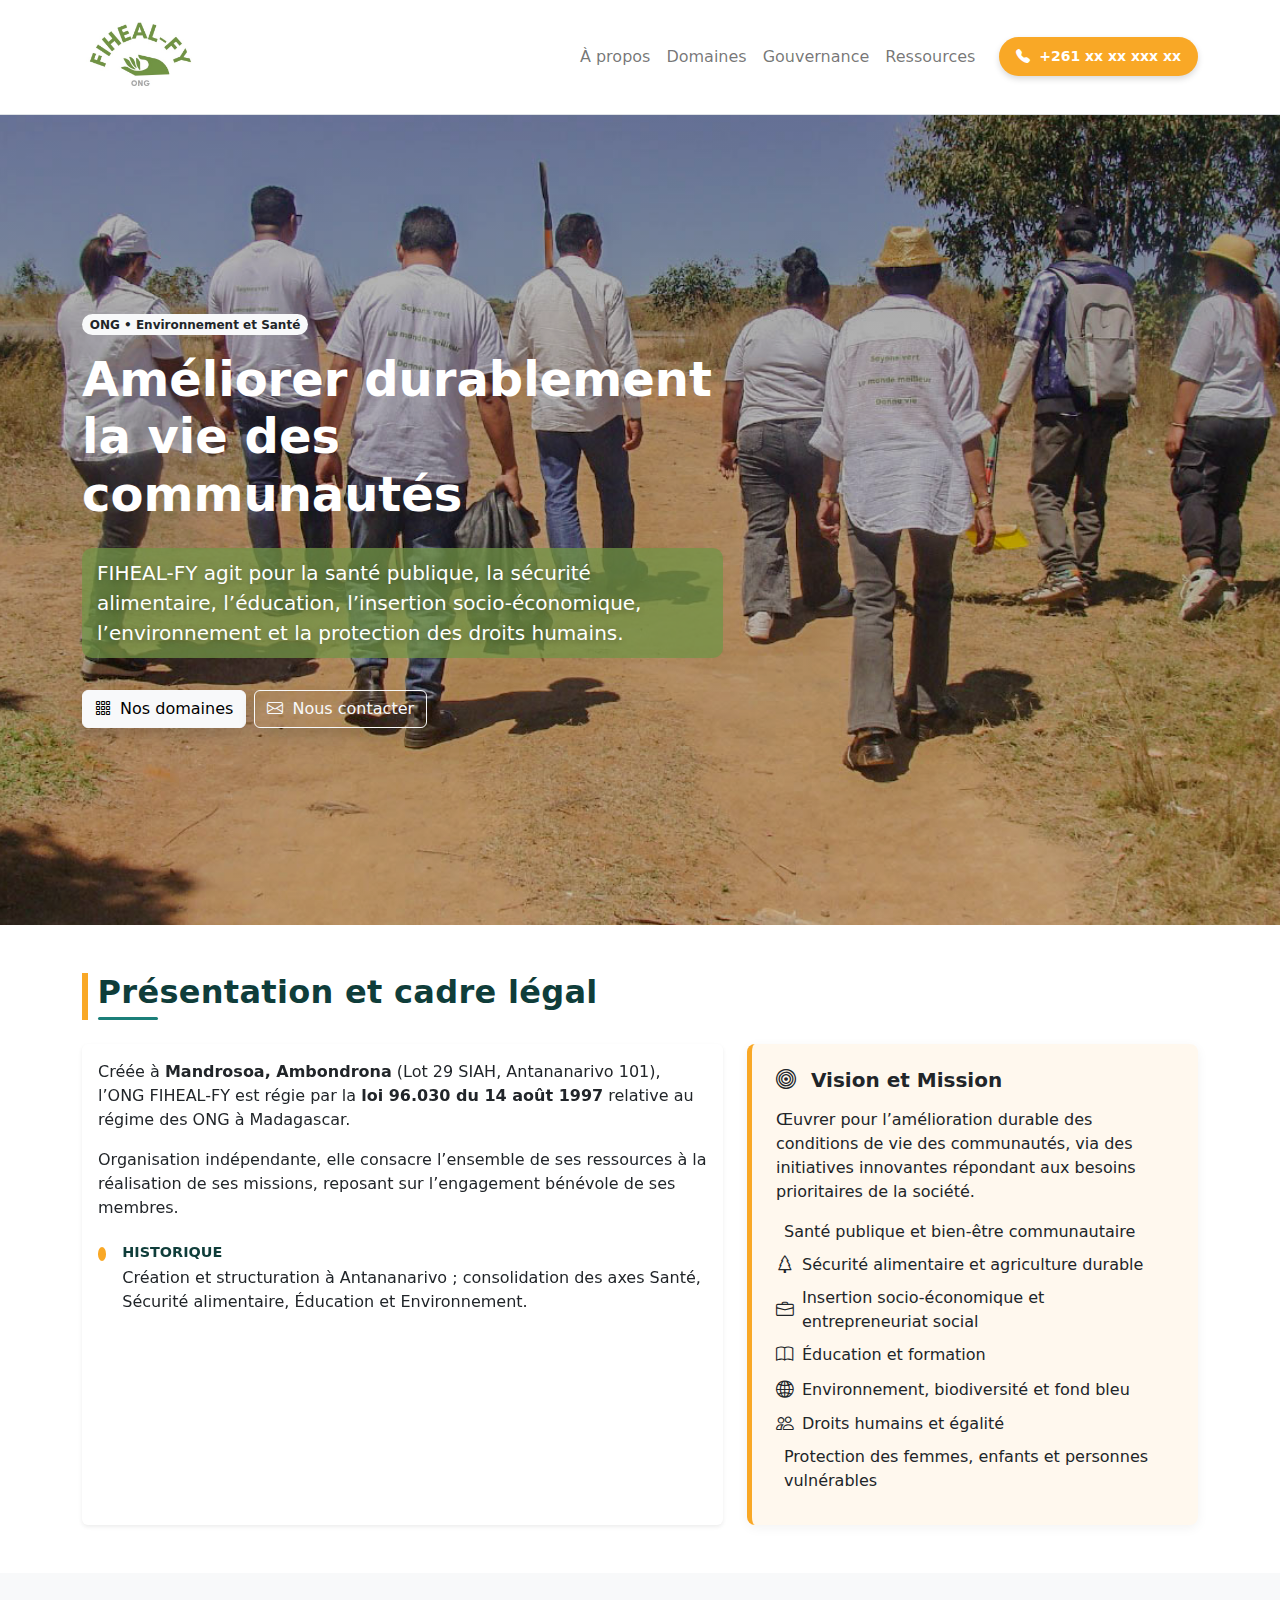
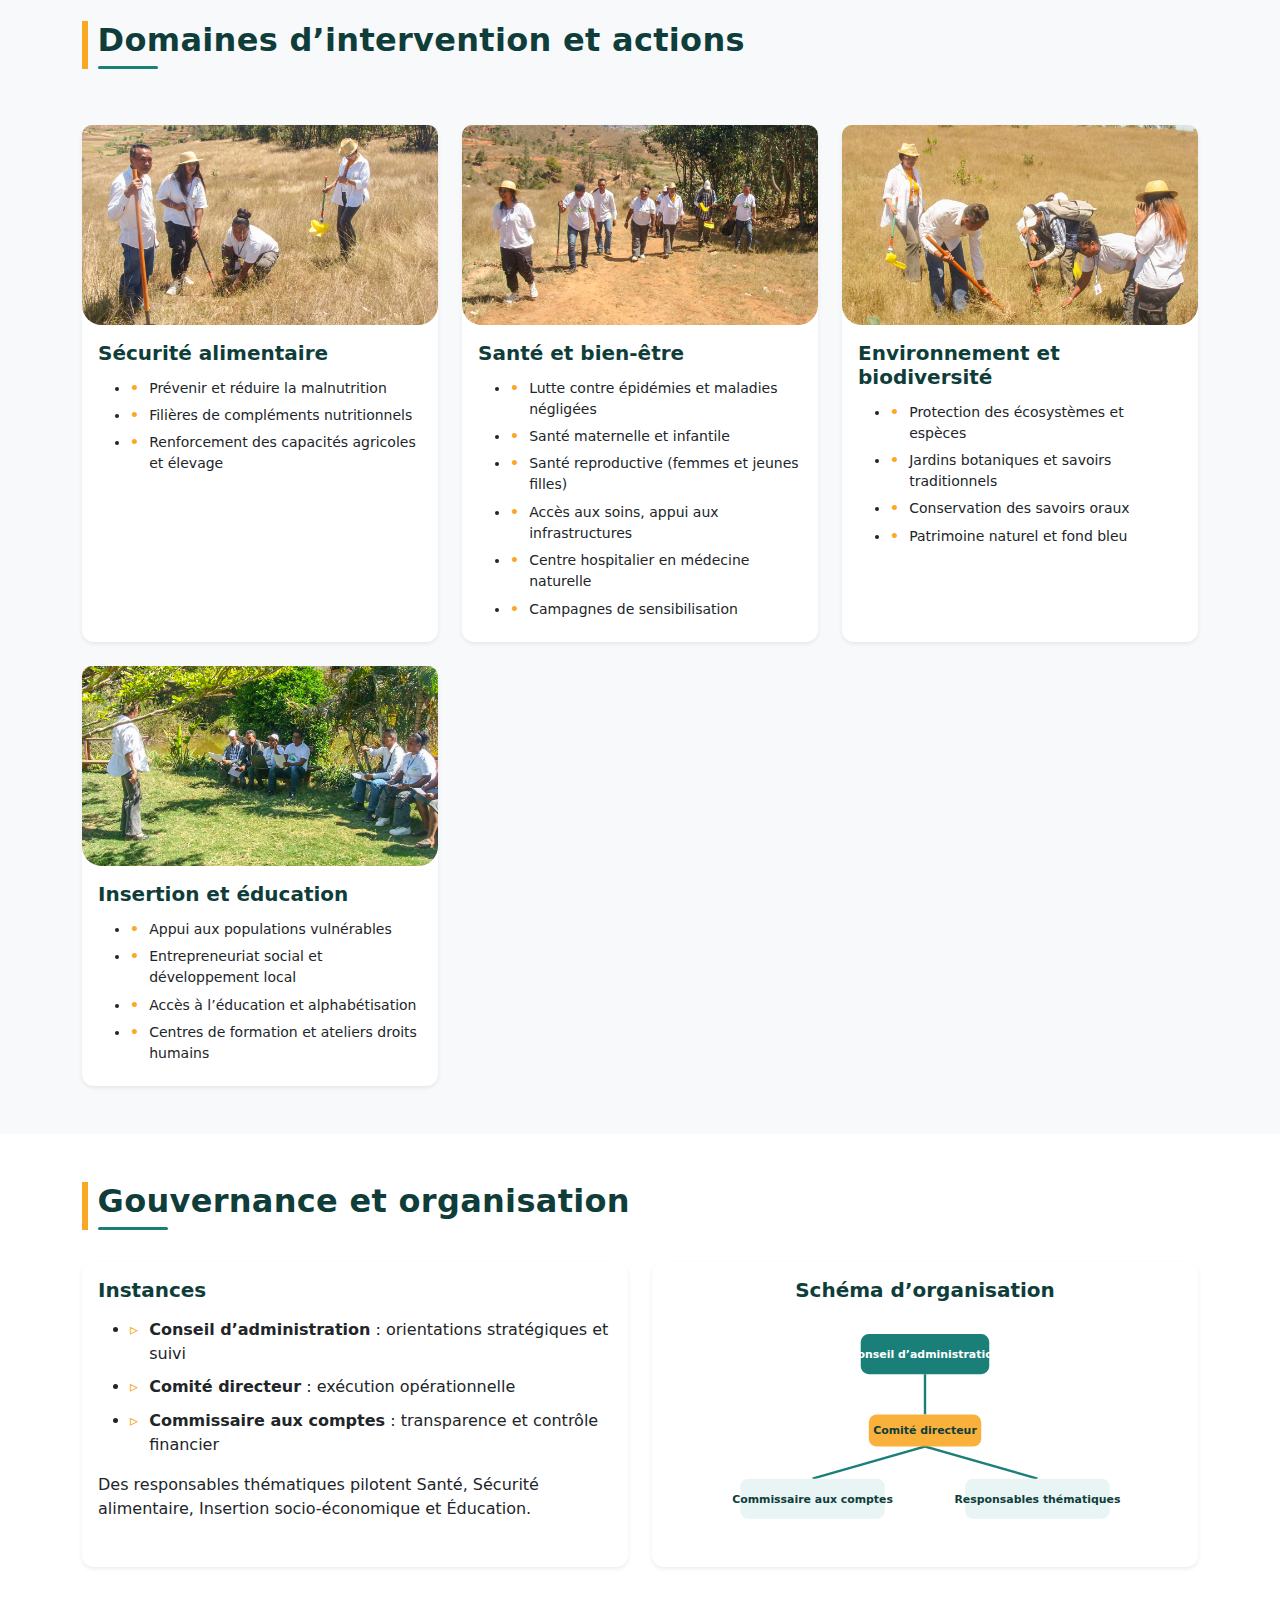
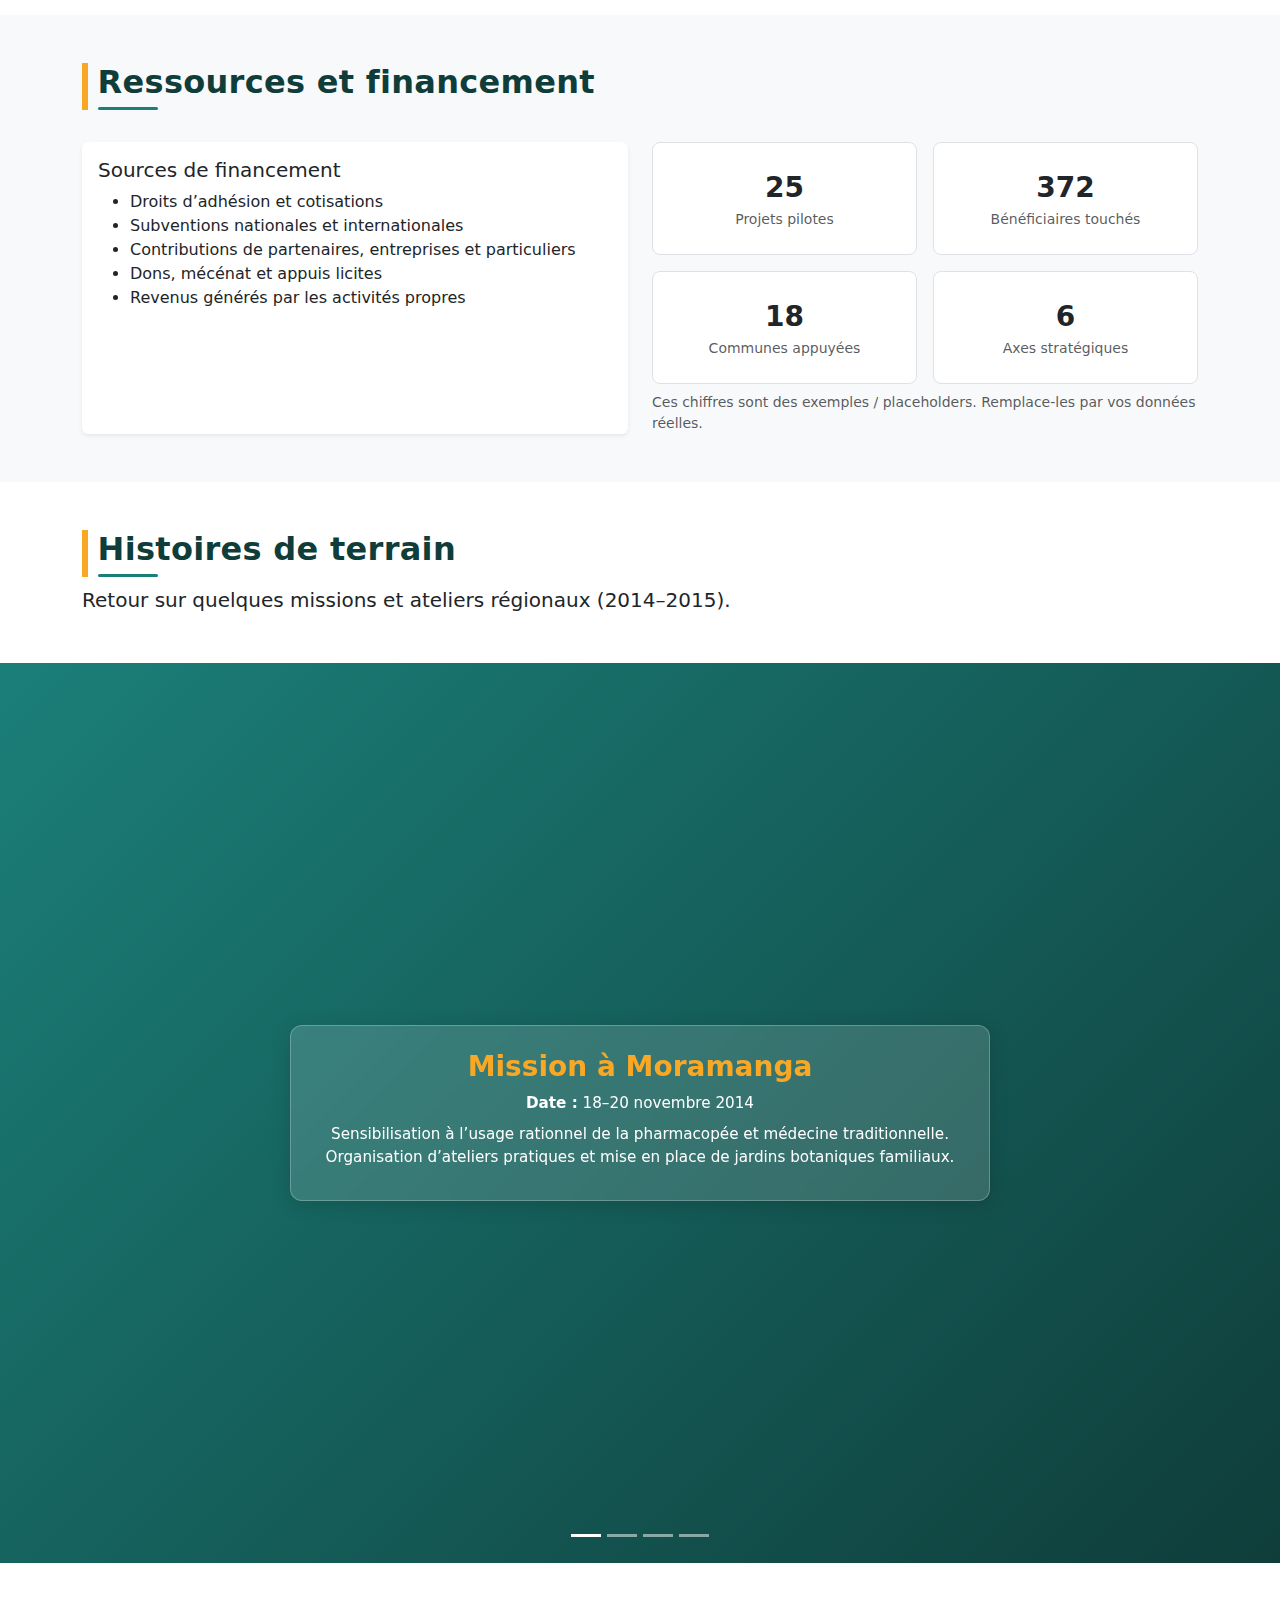
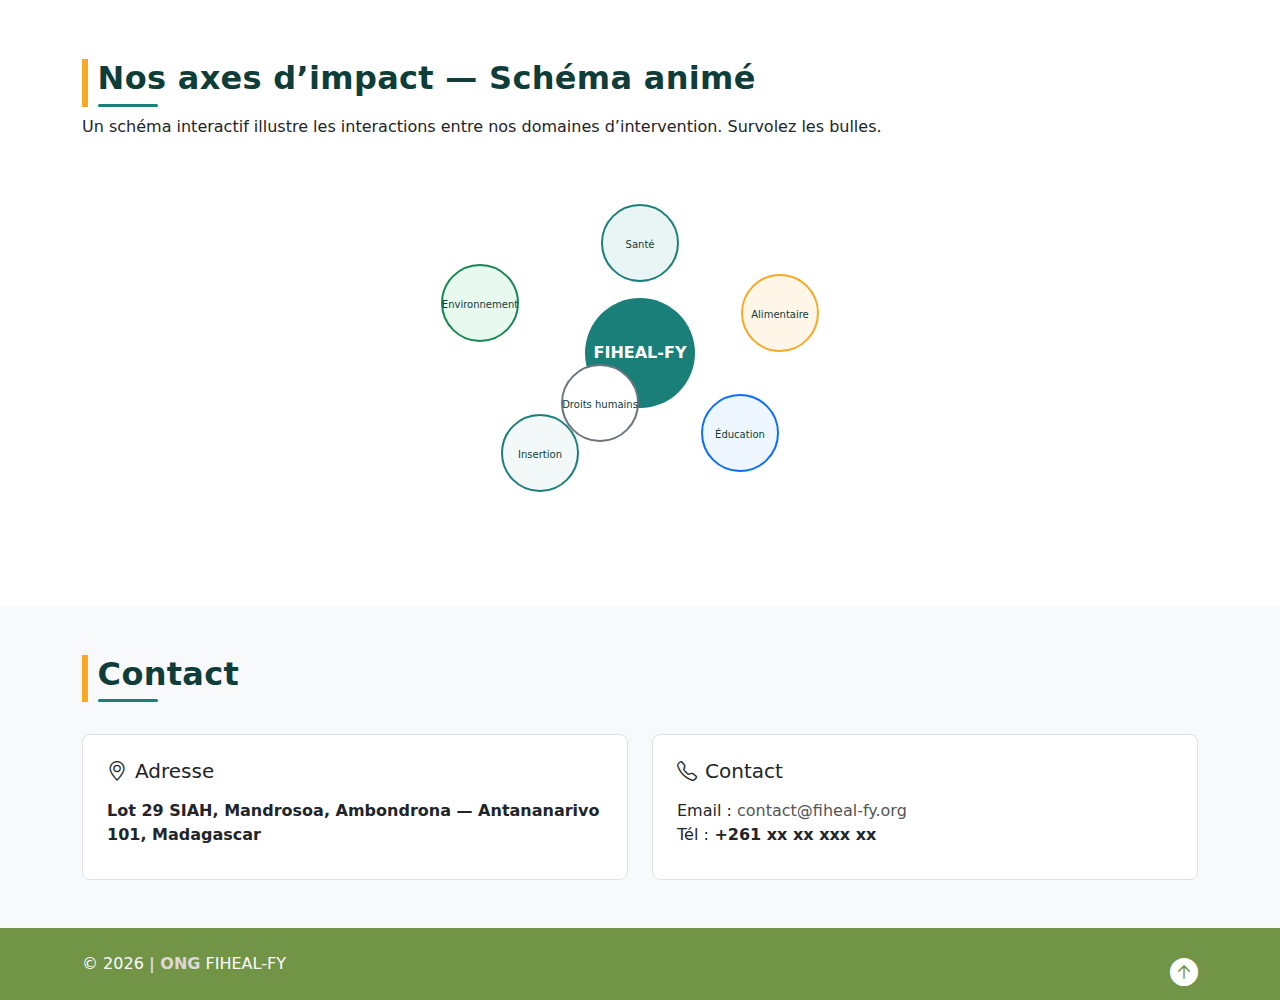
<file: index.html>
<!DOCTYPE html>
<html lang="fr">

<head>
    <meta charset="utf-8" />
    <meta name="viewport" content="width=device-width, initial-scale=1" />
    <meta name="google-site-verification" content="googlebd6e76ea982f3dbd.html">
    

    <link href="assets/bootstrap/css/bootstrap.min.css" rel="stylesheet">
    <link href="assets/bootstrap-icon/bootstrap-icons.css" rel="stylesheet">
    <link href="https://cdn.jsdelivr.net/npm/bootstrap@5.2.3/dist/css/bootstrap.min.css" rel="stylesheet">
 

    <link rel="stylesheet" href="css/index.css">
</head>

<body>

    <!-- NAV -->
    <nav class="navbar navbar-expand-lg sticky-top bg-white navbar-light border-bottom">
        <div class="container">
            <a class="navbar-brand d-flex align-items-center gap-2 pulse" href="index.html">
                <img src="assets/img/logo.png" alt="Logo FIHEAL-FY" class="logo">
            </a>

            <button class="navbar-toggler" type="button" data-bs-toggle="collapse" data-bs-target="#nav">
                <span class="navbar-toggler-icon"></span>
            </button>

            <div id="nav" class="collapse navbar-collapse">
                <ul class="navbar-nav ms-auto align-items-lg-center">
                    <li class="nav-item"><a class="nav-link" href="#about">À propos</a></li>
                    <li class="nav-item"><a class="nav-link" href="#axes">Domaines</a></li>
                    <li class="nav-item"><a class="nav-link" href="#gouv">Gouvernance</a></li>
                    <li class="nav-item"><a class="nav-link" href="#ress">Ressources</a></li>
                    <li class="nav-item ms-lg-3">
                        <a class="btn btn-sm don-btn text-dark fw-semibold" href="#contact">
                            <i class="bi bi-telephone-fill me-1"></i> +261 xx xx xxx xx
                        </a>
                    </li>
                </ul>
            </div>
        </div>
    </nav>

    <!-- HERO -->
    <header class="hero position-relative overflow-hidden text-white">
        <div class="hero-bg-image" style="background-image: url('assets/img/BAF023EF.jpeg')"></div>

        <div class="container py-5">
            <div class="row align-items-center">
                <div class="Texte-hero col-lg-7">
                    <span class="badge bg-light rounded-pill text-dark mb-3">ONG • Environnement et
                        Santé</span>
                    <h1 class="display-5 fw-bold">Améliorer durablement la vie des communautés</h1>
                    <p class="lead-bg lead mt-3">
                        FIHEAL-FY agit pour la santé publique, la sécurité alimentaire, l’éducation,
                        l’insertion socio-économique, l’environnement et la protection des droits humains.
                    </p>
                    <div class="d-flex gap-2 mt-3">
                        <a href="#axes" class="btn btn-light shadow"><i class="bi bi-grid-3x3-gap me-1"></i> Nos
                            domaines</a>
                        <a href="#contact" class="btn btn-outline-light shadow"><i class="bi bi-envelope me-1"></i> Nous
                            contacter</a>
                    </div>
                </div>
            </div>
        </div>
    </header>

    <section id="about" class="py-5">
        <div class="container">
            <h2 class="section-title mb-4">Présentation et cadre légal</h2>
            <div class="row g-4 align-items-stretch">

                <!-- Colonne gauche -->
                <div class="col-lg-7">
                    <div class="card border-0 shadow-sm card-flip h-100">
                        <div class="card-body">
                            <p class="mb-3">
                                Créée à <strong>Mandrosoa, Ambondrona</strong> (Lot 29 SIAH, Antananarivo 101), l’ONG
                                FIHEAL-FY est régie par la <strong>loi 96.030 du 14 août 1997</strong> relative au
                                régime
                                des ONG à Madagascar.
                            </p>
                            <p class="mb-3">
                                Organisation indépendante, elle consacre l’ensemble de ses ressources à la réalisation
                                de ses missions, reposant sur l’engagement bénévole de ses membres.
                            </p>

                            <!-- Timeline -->
                            <div class="timeline mt-4">
                                <span class="dot pulse"></span>
                                <div class="ms-3">
                                    <h6 class="timeline-title">Historique</h6>
                                    <p class="mb-0">Création et structuration à Antananarivo ; consolidation des axes
                                        Santé,
                                        Sécurité alimentaire, Éducation et Environnement.
                                    </p>
                                </div>
                            </div>
                        </div>
                    </div>
                </div>

                <!-- Colonne droite -->
                <div class="col-lg-5">
                    <div class="mission-box p-4 rounded-3 h-100">
                        <h5 class="fw-bold mb-3">
                            <i class="bi bi-bullseye me-2 text-accent"></i> Vision et Mission
                        </h5>
                        <p class="mb-3">Œuvrer pour l’amélioration durable des conditions de vie des communautés,
                            via des initiatives innovantes répondant aux besoins prioritaires de la société.
                        </p>
                        <ul class="list-unstyled mb-0">
                            <li><i class="bi bi-heart-pulse me-2 text-brand"></i>Santé publique et bien-être
                                communautaire
                            </li>
                            <li><i class="bi bi-tree me-2 text-brand"></i>Sécurité alimentaire et agriculture durable
                            </li>
                            <li><i class="bi bi-briefcase me-2 text-brand"></i>Insertion socio-économique et
                                entrepreneuriat
                                social</li>
                            <li><i class="bi bi-book me-2 text-brand"></i>Éducation et formation</li>
                            <li><i class="bi bi-globe2 me-2 text-brand"></i>Environnement, biodiversité et fond bleu
                            </li>
                            <li><i class="bi bi-people me-2 text-brand"></i>Droits humains et égalité</li>
                            <li><i class="bi bi-shield-heart me-2 text-brand"></i>Protection des femmes, enfants et
                                personnes vulnérables</li>
                        </ul>
                    </div>
                </div>
            </div>
        </div>
    </section>

    <!-- DOMAINES D'INTERVENTION -->
    <section id="axes" class="py-5 bg-light">
        <div class="container">
            <h2 class="section-title">Domaines d’intervention et actions</h2>
            <div class="row row-cols-1 row-cols-md-2 row-cols-lg-4 g-4 mt-1">

                <!-- Sécurité alimentaire -->
                <div class="col-lg-4">
                    <div class="card h-100 border-0 shadow-sm">
                        <img src="assets/img/IMG-20251013-WA0006.jpg" class="card-img-top" alt="Mission Antsirabe">
                        <div class="card-body">
                            <h5 class="card-title">Sécurité alimentaire</h5>
                            <ul class="small mb-0">
                                <li>Prévenir et réduire la malnutrition</li>
                                <li>Filières de compléments nutritionnels</li>
                                <li>Renforcement des capacités agricoles et élevage</li>
                            </ul>
                        </div>
                    </div>
                </div>

                <!-- Santé -->
                <div class="col-lg-4">
                    <div class="card h-100 border-0 shadow-sm">
                        <img src="assets/img/IMG-20251013-WA0004.jpg" class="card-img-top" alt="Mission Antsirabe">
                        <div class="card-body">
                            <h5 class="card-title">Santé et bien-être</h5>
                            <ul class="small mb-0">
                                <li>Lutte contre épidémies et maladies négligées</li>
                                <li>Santé maternelle et infantile</li>
                                <li>Santé reproductive (femmes et jeunes filles)</li>
                                <li>Accès aux soins, appui aux infrastructures</li>
                                <li>Centre hospitalier en médecine naturelle</li>
                                <li>Campagnes de sensibilisation</li>
                            </ul>
                        </div>
                    </div>
                </div>

                <!-- Environnement -->
                <div class="col-lg-4">
                    <div class="card h-100 border-0 shadow-sm">
                        <img src="assets/img/IMG-20251013-WA0007.jpg" class="card-img-top" alt="Mission Antsirabe">
                        <div class="card-body">
                            <h5 class="card-title">Environnement et biodiversité</h5>
                            <ul class="small mb-0">
                                <li>Protection des écosystèmes et espèces</li>
                                <li>Jardins botaniques et savoirs traditionnels</li>
                                <li>Conservation des savoirs oraux</li>
                                <li>Patrimoine naturel et fond bleu</li>
                            </ul>
                        </div>
                    </div>
                </div>

                <!-- Insertion et éducation -->
                <div class="col-lg-4">
                    <div class="card h-100 border-0 shadow-sm">
                        <img src="assets/img/BAF023EB.jpeg" class="card-img-top" alt="Mission Antsirabe">
                        <div class="card-body">
                            <h5 class="card-title">Insertion et éducation</h5>
                            <ul class="small mb-0">
                                <li>Appui aux populations vulnérables</li>
                                <li>Entrepreneuriat social et développement local</li>
                                <li>Accès à l’éducation et alphabétisation</li>
                                <li>Centres de formation et ateliers droits humains</li>
                            </ul>
                        </div>
                    </div>
                </div>

            </div>
        </div>
    </section>

    <!-- GOUVERNANCE -->
    <section id="gouv" class="py-5">
        <div class="container">
            <h2 class="section-title">Gouvernance et organisation</h2>
            <div class="row g-4 mt-1">
                <div class="col-lg-6">
                    <div class="card border-0 shadow-sm h-100">
                        <div class="card-body">
                            <h5>Instances</h5>
                            <ul class="mb-3">
                                <li><strong>Conseil d’administration</strong> : orientations stratégiques et suivi</li>
                                <li><strong>Comité directeur</strong> : exécution opérationnelle</li>
                                <li><strong>Commissaire aux comptes</strong> : transparence et contrôle financier</li>
                            </ul>
                            <p class="mb-0">Des responsables thématiques pilotent Santé, Sécurité alimentaire,
                                Insertion socio-économique et Éducation.</p>
                        </div>
                    </div>
                </div>
                <div class="col-lg-6">
                    <!-- schéma organisation (simple org chart) -->
                    <div class="card border-0 shadow-sm h-100">
                        <div class="card-body">
                            <h5 class="mb-3 text-center">Schéma d’organisation</h5>
                            <div class="d-flex justify-content-center">
                                <svg viewBox="0 0 640 280" width="100%" style="max-width:640px">
                                    <!-- lignes -->
                                    <line x1="320" y1="70" x2="320" y2="120" stroke="#1b7f79" stroke-width="3" />
                                    <line x1="320" y1="160" x2="180" y2="200" stroke="#1b7f79" stroke-width="3" />
                                    <line x1="320" y1="160" x2="460" y2="200" stroke="#1b7f79" stroke-width="3" />
                                    <!-- noeuds -->
                                    <g class="">
                                        <rect x="240" y="20" rx="10" ry="10" width="160" height="50" fill="#1b7f79" />
                                        <text x="320" y="50" text-anchor="middle" fill="#fff" font-weight="700">Conseil
                                            d’administration</text>
                                    </g>
                                    <rect x="250" y="120" rx="10" ry="10" width="140" height="40" fill="#f9a826"
                                        opacity=".9" />
                                    <text x="320" y="145" text-anchor="middle" fill="#0f3d3a" font-weight="700">Comité
                                        directeur</text>

                                    <rect x="90" y="200" rx="10" ry="10" width="180" height="50" fill="#e9f5f4" />
                                    <text x="180" y="230" text-anchor="middle" fill="#0f3d3a"
                                        font-weight="600">Commissaire aux comptes</text>

                                    <rect x="370" y="200" rx="10" ry="10" width="180" height="50" fill="#e9f5f4" />
                                    <text x="460" y="230" text-anchor="middle" fill="#0f3d3a"
                                        font-weight="600">Responsables thématiques</text>
                                </svg>
                            </div>
                            <p class="text-muted small mt-2 mb-0">
                            </p>
                        </div>
                    </div>
                </div>
            </div>
        </div>
    </section>

    <!-- RESSOURCES -->
    <section id="ress" class="py-5 bg-light">
        <div class="container">
            <h2 class="section-title">Ressources et financement</h2>
            <div class="row g-4 mt-1">
                <div class="col-lg-6">
                    <div class="card border-0 shadow-sm h-100">
                        <div class="card-body">
                            <h5>Sources de financement</h5>
                            <ul class="mb-0">
                                <li>Droits d’adhésion et cotisations</li>
                                <li>Subventions nationales et internationales</li>
                                <li>Contributions de partenaires, entreprises et particuliers</li>
                                <li>Dons, mécénat et appuis licites</li>
                                <li>Revenus générés par les activités propres</li>
                            </ul>
                        </div>
                    </div>
                </div>
                <div class="col-lg-6">
                    <div class="row row-cols-2 g-3">
                        <div class="col">
                            <div class="p-4 bg-white border rounded-3 text-center h-100">
                                <div class="fs-3 fw-bold" data-counter="25">0</div>
                                <div class="text-muted small">Projets pilotes</div>
                            </div>
                        </div>
                        <div class="col">
                            <div class="p-4 bg-white border rounded-3 text-center h-100">
                                <div class="fs-3 fw-bold" data-counter="1200">0</div>
                                <div class="text-muted small">Bénéficiaires touchés</div>
                            </div>
                        </div>
                        <div class="col">
                            <div class="p-4 bg-white border rounded-3 text-center h-100">
                                <div class="fs-3 fw-bold" data-counter="18">0</div>
                                <div class="text-muted small">Communes appuyées</div>
                            </div>
                        </div>
                        <div class="col">
                            <div class="p-4 bg-white border rounded-3 text-center h-100">
                                <div class="fs-3 fw-bold" data-counter="6">0</div>
                                <div class="text-muted small">Axes stratégiques</div>
                            </div>
                        </div>
                    </div>
                    <p class="text-muted small mt-2 mb-0">Ces chiffres sont des exemples / placeholders. Remplace-les
                        par vos données réelles.</p>
                </div>
            </div>
        </div>
    </section>

    <!-- HISTORIQUE D'ACTIVITES -->
    <section id="terrain" class="terrain-section py-5">
        <div class="container mb-5">
            <h2 class="section-title text-left">Histoires de terrain</h2>
            <p class="lead">Retour sur quelques missions et ateliers régionaux (2014–2015).</p>
        </div>

        <div id="terrainCarousel" class="carousel slide" data-bs-ride="carousel" data-bs-interval="6000">
            <div class="carousel-inner">

                <div class="carousel-item active">
                    <div class="terrain-slide slide-1">
                        <div class="terrain-content text-center">
                            <h3>Mission à Moramanga</h3>
                            <p><strong>Date :</strong> 18–20 novembre 2014</p>
                            <p>
                                Sensibilisation à l’usage rationnel de la pharmacopée et médecine traditionnelle.
                                Organisation d’ateliers pratiques et mise en place de jardins botaniques familiaux.
                            </p>
                        </div>
                    </div>
                </div>

                <div class="carousel-item">
                    <div class="terrain-slide slide-2">
                        <div class="terrain-content text-center">
                            <h3>Mission à Mahajanga</h3>
                            <p><strong>Date :</strong> 10–12 novembre 2015</p>
                            <p>
                                Séances de formation pour les prestataires de soins, échanges d’expériences et
                                démonstrations pratiques.
                            </p>
                        </div>
                    </div>
                </div>

                <div class="carousel-item">
                    <div class="terrain-slide slide-3">
                        <div class="terrain-content text-center">
                            <h3>Antsirabe I — Vakinankaratra</h3>
                            <p><strong>Date :</strong> 21 octobre 2015</p>
                            <p>
                                Ateliers pratiques, échanges d’expériences et remise de certificats co-signés par le
                                Ministère de la Santé et FIHEAL-FY.
                            </p>
                        </div>
                    </div>
                </div>

                <div class="carousel-item">
                    <div class="terrain-slide slide-4">
                        <div class="terrain-content text-center">
                            <h3>Antsirabe II — Vakinankaratra</h3>
                            <p><strong>Date :</strong> 22 décembre 2015</p>
                            <p>
                                Mise en place de jardins médicinaux et comestibles.
                                Suivi post-atelier par le DRS régional.
                            </p>
                        </div>
                    </div>
                </div>
            </div>

            <div class="carousel-indicators">
                <button type="button" data-bs-target="#terrainCarousel" data-bs-slide-to="0" class="active"></button>
                <button type="button" data-bs-target="#terrainCarousel" data-bs-slide-to="1"></button>
                <button type="button" data-bs-target="#terrainCarousel" data-bs-slide-to="2"></button>
                <button type="button" data-bs-target="#terrainCarousel" data-bs-slide-to="3"></button>
            </div>
        </div>
    </section>

    <!-- SCHEMA et ANIMATIONS (axes d'impact) -->
    <section id="anim" class="py-5">
        <div class="container">
            <h2 class="section-title">Nos axes d’impact — Schéma animé</h2>
            <p class="mb-4">Un schéma interactif illustre les interactions entre nos domaines d’intervention. Survolez
                les bulles.</p>
            <div class="d-flex justify-content-center">
                <svg viewBox="0 0 720 380" width="100%" style="max-width:720px">
                    <!-- centre -->
                    <circle cx="360" cy="190" r="55" fill="#1b7f79" class="pulse" />
                    <text x="360" y="195" text-anchor="middle" font-size="16" fill="#fff"
                        font-weight="700">FIHEAL-FY</text>

                    <!-- bulles -->
                    <g class="bulle" data-label="Santé et bien-être" transform="translate(360,80)">
                        <circle r="38" fill="#e9f5f4" stroke="#1b7f79" stroke-width="2" />
                        <text y="5" text-anchor="middle" font-size="10" fill="#0f3d3a">Santé</text>
                    </g>
                    <g class="bulle" data-label="Sécurité alimentaire" transform="translate(500,150)">
                        <circle r="38" fill="#fff6e7" stroke="#f9a826" stroke-width="2" />
                        <text y="5" text-anchor="middle" font-size="10" fill="#0f3d3a">Alimentaire</text>
                    </g>
                    <g class="bulle" data-label="Éducation et formation" transform="translate(460,270)">
                        <circle r="38" fill="#eef7ff" stroke="#0d6efd" stroke-width="2" />
                        <text y="5" text-anchor="middle" font-size="10" fill="#0f3d3a">Éducation</text>
                    </g>
                    <g class="bulle" data-label="Insertion socio-économique" transform="translate(260,290)">
                        <circle r="38" fill="#f2f9f8" stroke="#1b7f79" stroke-width="2" />
                        <text y="5" text-anchor="middle" font-size="10" fill="#0f3d3a">Insertion</text>
                    </g>
                    <g class="bulle" data-label="Environnement et fond bleu" transform="translate(200,140)">
                        <circle r="38" fill="#e8f9ef" stroke="#198754" stroke-width="2" />
                        <text y="5" text-anchor="middle" font-size="10" fill="#0f3d3a">Environnement</text>
                    </g>
                    <g class="bulle" data-label="Droits humains et égalité" transform="translate(320,240)">
                        <circle r="38" fill="#fff" stroke="#6c757d" stroke-width="2" />
                        <text y="5" text-anchor="middle" font-size="10" fill="#0f3d3a">Droits humains</text>
                    </g>
                </svg>
            </div>
            <div id="bulleTip" class="text-center mt-3 text-muted">

            </div>
        </div>
    </section>

    <!-- CONTACT / ADRESSE -->
    <section id="contact" class="py-5 bg-light">
        <div class="container">
            <h2 class="section-title">Contact</h2>
            <div class="row g-4 mt-1">
                <div class="col-lg-6">
                    <div class="p-4 bg-white border rounded-3 h-100">
                        <h5 class="mb-3"><i class="bi bi-geo-alt me-2"></i>Adresse</h5>
                        <p class="mb-2"><strong>Lot 29 SIAH, Mandrosoa, Ambondrona — Antananarivo 101,
                                Madagascar</strong></p>
                    </div>
                </div>
                <div class="col-lg-6">
                    <div class="p-4 bg-white border rounded-3 h-100">
                        <h5 class="mb-3"><i class="bi bi-telephone me-2"></i>Contact</h5>
                        <p class="mb-0">Email : <a class="text-decoration-none text-email"
                                href="mailto:contact@fiheal-fy.org">contact@fiheal-fy.org</a></p>
                        <p class="mb-0">Tél :<strong> +261 xx xx xxx xx</strong></p>
                    </div>
                </div>
            </div>
        </div>
    </section>

    <!-- FOOTER -->
    <footer class="py-4">
        <div class="container align-items-center gap-3">
            <div>
                <span class="me-2 text-left">&copy; <span id="year"></span> <strong style="color: rgb(223, 216, 216);">|
                        ONG</strong>
                    FIHEAL-FY</span>
                <a href="#"><span class="float-end fs-3 text-white"><i
                            class="bi bi-arrow-up-circle-fill"></i></span></a>
            </div>
        </div>
    </footer>

    <!-- JS -->
     <script src="https://cdn.jsdelivr.net/npm/bootstrap@5.2.3/dist/js/bootstrap.bundle.min.js"></script>
    <script src="assets/bootstrap/js/bootstrap.bundle.min.js"></script>
    <script src="assets/js/index.js"></script>
    <script>
    </script>
</body>


</html>
</file>
<file: css/index.css>
:root {
    --brand: #1b7f79;
    /* vert eau */
    --brand-2: #0f3d3a;
    /* vert foncé */
    --accent: #f9a826;
    /* doré/soleil */
}

body {
    scroll-behavior: smooth;
}

.navbar-brand .logo {
    width: 120px;
    height: auto;
    border-radius: 0;
    animation: none;
}

.navbar .nav-link {
    color: #719447;
    font-weight: 500;
    transition: color 0.3s ease;
}

.navbar .nav-link:hover,
.navbar .nav-link:focus {
    color: #f9a826 !important;
}

.navbar .nav-link.active {
    color: #f9a826 !important;
    font-weight: 600;
    border-bottom: 2px solid #f9a826;
}

.hero {
    position: relative;
    color: #fff;
    min-height: 90vh;
    display: flex;
    align-items: center;
    overflow: hidden;
}

.hero-bg-image {
    position: absolute;
    inset: 0;
    background: url("assets/img/BAF023EF.jpeg") center/cover no-repeat;
    z-index: 0;
    filter: brightness(90%) contrast(105%);
    transform-origin: center center;
    transform: scale(1);
    transition: filter 2s ease;
}

.hero::before {
    content: "";
    position: absolute;
    inset: 0;
    background: linear-gradient(180deg, rgba(0, 0, 0, 0.25), rgba(0, 0, 0, 0.15));
    z-index: 1;
    pointer-events: none;
}

.hero .container {
    position: relative;
    z-index: 2;
}

@keyframes fadeUp {
    0% {
        opacity: 0;
        transform: translateY(30px);
    }

    50% {
        opacity: 0.5;
        transform: translateY(15);
    }

    100% {
        opacity: 1;
        transform: translateY(0);
    }
}

.hero .Texte-hero {
    animation: fadeUp 1.5s ease forwards;
}

.lead-bg {
    background-color: rgba(113, 148, 71, 0.75);
    border-radius: 10px;
    padding: 10px 15px;
    display: inline-block;
    text-shadow: 0 2px 6px rgba(0, 0, 0, 0.3);
}

/* Responsive */
@media (max-width: 768px) {
    .hero {
        min-height: 70vh;
        text-align: center;
    }

    .hero-bg-image {
        background-position: center top;
    }

    .hero h1 {
        font-size: 1.8rem;
    }

    .hero .lead-bg {
        font-size: 0.95rem;
    }
}

.section-title {
    font-weight: 800;
    letter-spacing: .3px;
    border-left: 6px solid var(--accent);
    padding-left: .6rem;
    color: var(--brand-2);
    position: relative;
}

.section-title::after {
    content: "";
    display: block;
    width: 60px;
    height: 3px;
    background: var(--brand);
    margin-top: 6px;
    border-radius: 2px;
}

.card-flip {
    transition: transform .5s;
    transform-style: preserve-3d;
}

.card-flip:hover {
    transform: translateY(-5px) scale(1.01);
}

.card-img-top {
    height: 200px;
    object-fit: cover;
    border: solid 0px;
    border-radius: 10px 10px 20px 20px;
}

.pulse {
    animation: pulse 2.2s ease-in-out infinite;
    transform-origin: center;
}

.logo {
    width: 150px;
    height: 100px;
    border: 0;
    border-radius: 100%;
}

@keyframes pulse {
    0% {
        transform: scale(1);
        opacity: .9
    }

    50% {
        transform: scale(1.2);
        opacity: 1
    }

    100% {
        transform: scale(1);
        opacity: .9
    }
}

.don-btn {
    background: #f9a826;
    color: #fff !important;
    border-radius: 50px;
    padding: 0.5rem 1rem;
    font-weight: 600;
    box-shadow: 0 3px 6px rgba(0, 0, 0, 0.15);
    transition: all 0.3 ease;
}


.don-btn:hover {
    background-color: #e29015;
    transform: scale(1.05);
    box-shadow: 0 5px 12px rgba(0, 0, 0, 0.2);
}

.mission-box {
    background: rgba(249, 168, 38, .08);
    border-left: 5px solid var(--accent);
    box-shadow: 0 3px 12px rgba(0, 0, 0, 0.05);
    transition: transform .3s ease;
}

.mission-box:hover {
    transform: translateY(-4px);
}

.mission-box ul li {
    margin-bottom: .5rem;
    display: flex;
    align-items: center;
    font-weight: 500;
}

.mission-box ul li i {
    font-size: 1.1rem;
}

.timeline {
    display: flex;
    align-items: flex-start;
    position: relative;
}

.timeline .dot {
    width: 14px;
    height: 14px;
    border-radius: 50%;
    background: var(--accent);
    display: inline-block;
    position: relative;
    top: 3px;
}

.timeline-title {
    font-size: .9rem;
    text-transform: uppercase;
    font-weight: 700;
    color: var(--brand-2);
    margin-bottom: .3rem;
}

#axes .section-title {
    font-weight: 800;
    letter-spacing: .3px;
    border-left: 6px solid var(--accent);
    padding-left: .6rem;
    color: var(--brand-2);
    position: relative;
    margin-bottom: 2rem;
}

#axes .section-title::after {
    content: "";
    display: block;
    width: 60px;
    height: 3px;
    background: var(--brand);
    margin-top: 6px;
    border-radius: 2px;
}

#axes .card {
    transition: transform .3s ease, box-shadow .3s ease;
    border-radius: 12px;
}

#axes .card:hover {
    transform: translateY(-6px);
    box-shadow: 0 8px 20px rgba(0, 0, 0, .1);
}

#axes .card-title {
    font-weight: 700;
    color: var(--brand-2);
    margin-bottom: .8rem;
}

#axes ul li {
    margin-bottom: .4rem;
    position: relative;
    padding-left: 1.2rem;
}

#axes ul li::before {
    content: "•";
    color: var(--accent);
    position: absolute;
    left: 0;
    font-weight: bold;
}

/* --- TITRE DE SECTION --- */
#gouv .section-title {
    font-weight: 800;
    letter-spacing: .3px;
    border-left: 6px solid var(--accent);
    padding-left: .6rem;
    color: var(--brand-2);
    position: relative;
}

#gouv .section-title::after {
    content: "";
    display: block;
    width: 70px;
    height: 3px;
    background: var(--brand);
    margin-top: 6px;
    border-radius: 2px;
}

/* --- CARTES --- */
#gouv .card {
    transition: transform .3s ease, box-shadow .3s ease;
    border-radius: 12px;
}

#gouv .card h5 {
    font-weight: 700;
    color: var(--brand-2);
    margin-bottom: 1rem;
}

#gouv ul li {
    margin-bottom: .6rem;
    position: relative;
    padding-left: 1.2rem;
}

#gouv ul li::before {
    content: "▹";
    position: absolute;
    left: 0;
    color: var(--accent);
    font-weight: bold;
}

#gouv svg text {
    font-size: .85rem;
}


#gouv svg rect:nth-of-type(2) {
    /* Comité directeur */
    animation: pulse-light 3s infinite;
}

.card-title {
    font-weight: 700;
    color: var(--brand-2);
}

.card-text {
    font-size: 0.9rem;
    color: #555;
}

/* Historique d'activités */
:root {
    --brand: #1b7f79;
    /* vert eau */
    --brand-2: #0f3d3a;
    /* vert foncé */
    --accent: #f9a826;
    /* doré / soleil */
}

.terrain-section {
    position: relative;
    overflow: hidden;
}

.terrain-slide {
    position: relative;
    height: 80vh;
    display: flex;
    align-items: center;
    justify-content: center;
    transition: background 0.8s ease;
    color: #0f3d3a;
}

/* Palette douce par mission */
.terrain-section {
    position: relative;
    overflow: hidden;
}

.terrain-slide {
    position: relative;
    height: 80vh;
    display: flex;
    align-items: center;
    justify-content: center;
    transition: background 0.8s ease;
    color: #fff;
    background: linear-gradient(135deg, var(--brand), var(--brand-2));
}

.terrain-content {
    background: rgba(255, 255, 255, 0.15);
    backdrop-filter: blur(4px);
    border: 1px solid rgba(255, 255, 255, 0.25);
    padding: 1.5rem;
    border-radius: 12px;
    max-width: 700px;
    text-align: center;
    z-index: 1;
    color: #fff;
    box-shadow: 0 4px 20px rgba(0, 0, 0, 0.15);
}

.terrain-content h3 {
    margin-bottom: 0.5rem;
    font-weight: 700;
    color: #f9a826;
    /* accent doré ONG */
}

.terrain-content p {
    margin-bottom: 0.5rem;
    font-size: 0.95rem;
    line-height: 1.5;
}

/* Responsive */
@media (max-width:768px) {
    .terrain-slide {
        height: 60vh;
    }

    .terrain-content {
        padding: 1rem;
        font-size: 0.9rem;
    }
}

/* Grand écran */
@media (min-width:1200px) {
    .terrain-slide {
        height: 100vh;
    }
}

.text-email {
    color: #555;
    font-weight: 500;
}

.text-email:hover {
    color: #e29015;
    font-weight: 600;
}

footer {
    background: rgb(113, 148, 71);
    color: #fff
}

a.link-invert {
    color: #fff;
    text-decoration: none
}

a.link-invert:hover {
    color: #fff;
    text-decoration: underline
}

:focus-visible {
    outline: 3px dashed var(--accent);
    outline-offset: 2px
}
</file>
